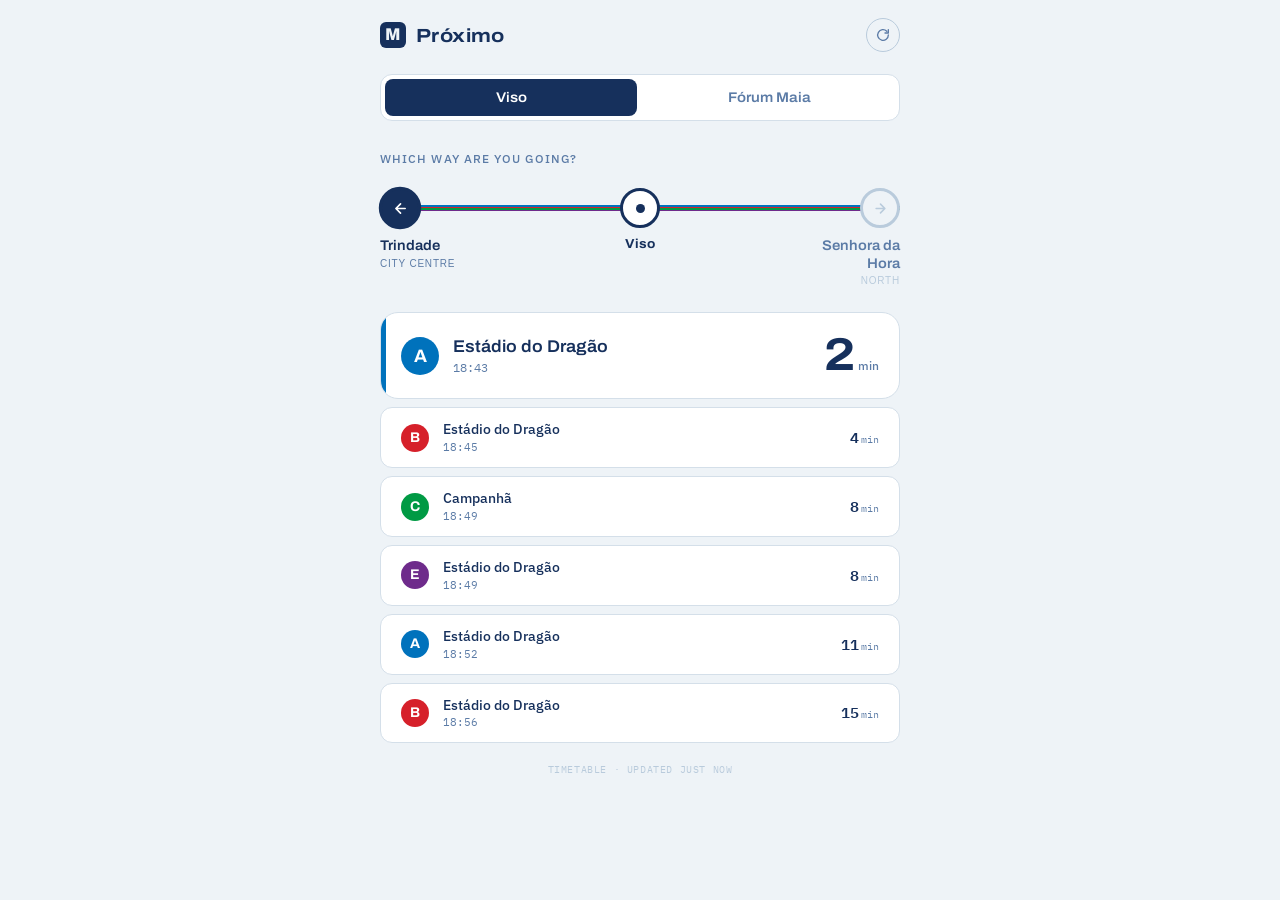
<file: porto-metro-preview.html>
<!DOCTYPE html>
<html lang="en">
<head>
<meta charset="utf-8">
<meta name="viewport" content="width=device-width, initial-scale=1, viewport-fit=cover">
<meta name="theme-color" content="#EEF3F7">
<title>Próximo — Porto Metro</title>
<link rel="preconnect" href="https://fonts.googleapis.com">
<link rel="preconnect" href="https://fonts.gstatic.com" crossorigin>
<link href="https://fonts.googleapis.com/css2?family=Archivo:wdth,wght@100..125,400..800&family=IBM+Plex+Mono:wght@400;500;600&family=IBM+Plex+Sans:wght@400;500;600&display=swap" rel="stylesheet">
<style>
/* ── Tokens ─────────────────────────────────────────────────────────
   Palette: Porto azulejo. Cool porcelain ground, cobalt ink, and the
   metro line colours as the only saturated things on the page.
   ------------------------------------------------------------------ */
:root {
  --porcelain:      #EEF3F7;
  --glaze:          #FFFFFF;
  --ink:            #16305C;
  --ink-soft:       #5B7BA6;
  --hairline:       #D4DFE9;
  --hairline-firm:  #B9CBDC;

  --r-sm: 6px;
  --r-md: 12px;
  --r-lg: 18px;

  --pad: 20px;

  --display: 'Archivo', system-ui, sans-serif;
  --body:    'IBM Plex Sans', system-ui, sans-serif;
  --data:    'IBM Plex Mono', ui-monospace, monospace;
}

* { box-sizing: border-box; }

html, body {
  margin: 0;
  background: var(--porcelain);
  color: var(--ink);
  font-family: var(--body);
  -webkit-text-size-adjust: 100%;
}

body {
  max-width: 560px;
  margin-inline: auto;
  padding: 0 var(--pad) calc(48px + env(safe-area-inset-bottom));
}

:focus-visible {
  outline: 2px solid var(--ink);
  outline-offset: 3px;
  border-radius: var(--r-sm);
}

/* ── Masthead ───────────────────────────────────────────────────── */
.masthead {
  display: flex;
  align-items: center;
  gap: 10px;
  padding: calc(18px + env(safe-area-inset-top)) 0 22px;
}

.masthead__mark {
  display: grid;
  place-items: center;
  width: 26px;
  height: 26px;
  border-radius: var(--r-sm);
  background: var(--ink);
  color: var(--porcelain);
  font-family: var(--display);
  font-weight: 800;
  font-size: 17px;
  line-height: 1;
  padding-bottom: 1px;
}

.masthead__title {
  margin: 0;
  font-family: var(--display);
  font-weight: 700;
  font-variation-settings: 'wdth' 115;
  font-size: 19px;
  letter-spacing: 0.02em;
}

.masthead__refresh {
  margin-left: auto;
  width: 34px;
  height: 34px;
  display: grid;
  place-items: center;
  border: 1px solid var(--hairline-firm);
  border-radius: 50%;
  background: transparent;
  color: var(--ink-soft);
  cursor: pointer;
}
.masthead__refresh svg {
  width: 16px;
  height: 16px;
  fill: none;
  stroke: currentColor;
  stroke-width: 2;
  stroke-linecap: round;
  stroke-linejoin: round;
}
.masthead__refresh[data-spinning='true'] svg { animation: spin 700ms linear infinite; }

@keyframes spin { to { transform: rotate(360deg); } }

/* ── Stop tabs ──────────────────────────────────────────────────── */
.stops {
  display: flex;
  gap: 6px;
  padding: 4px;
  background: var(--glaze);
  border: 1px solid var(--hairline);
  border-radius: var(--r-md);
}

.stops__tab {
  flex: 1;
  padding: 11px 8px;
  border: 0;
  border-radius: 8px;
  background: transparent;
  color: var(--ink-soft);
  font-family: var(--display);
  font-size: 14px;
  font-weight: 600;
  font-variation-settings: 'wdth' 108;
  cursor: pointer;
  transition: background 140ms, color 140ms;
}
.stops__tab[aria-selected='true'] {
  background: var(--ink);
  color: var(--glaze);
}

/* ── Signature: the direction picker as a line diagram ──────────── */
.picker { padding: 30px 0 26px; }

.picker__heading {
  margin: 0 0 22px;
  font-family: var(--body);
  font-size: 12px;
  font-weight: 500;
  letter-spacing: 0.09em;
  text-transform: uppercase;
  color: var(--ink-soft);
}

.picker__diagram {
  position: relative;
  display: grid;
  grid-template-columns: 1fr auto 1fr;
  align-items: start;
  column-gap: 10px;
}

/* the track: striped with every line colour that runs through this stop */
.track {
  grid-column: 1 / -1;
  grid-row: 1;
  height: 6px;
  margin-top: 17px;
  border-radius: 3px;
  overflow: hidden;
  display: flex;
  flex-direction: column;
}
.track__strand { flex: 1; }

/* the terminus buttons sit on top of the track */
.end {
  grid-row: 1;
  display: flex;
  flex-direction: column;
  gap: 9px;
  padding: 0;
  border: 0;
  background: transparent;
  cursor: pointer;
  z-index: 1;
}
.end--left  { grid-column: 1; align-items: flex-start; text-align: left; }
.end--right { grid-column: 3; align-items: flex-end;  text-align: right; }

.end__cap {
  width: 40px;
  height: 40px;
  border-radius: 50%;
  border: 3px solid var(--hairline-firm);
  background: var(--porcelain);
  display: grid;
  place-items: center;
  transition: border-color 160ms, background 160ms, transform 160ms;
}
.end__arrow {
  width: 15px;
  height: 15px;
  fill: none;
  stroke: var(--hairline-firm);
  stroke-width: 2.5;
  stroke-linecap: round;
  stroke-linejoin: round;
  transition: stroke 160ms;
}
.end--left .end__arrow { transform: rotate(180deg); }

.end__label {
  font-family: var(--display);
  font-size: 14px;
  font-weight: 600;
  font-variation-settings: 'wdth' 105;
  color: var(--ink-soft);
  transition: color 160ms;
  max-width: 11ch;
  line-height: 1.25;
}
.end__note {
  font-size: 10px;
  letter-spacing: 0.08em;
  text-transform: uppercase;
  color: var(--hairline-firm);
  margin-top: -6px;
}

.end[aria-pressed='true'] .end__cap {
  border-color: var(--ink);
  background: var(--ink);
  transform: scale(1.06);
}
.end[aria-pressed='true'] .end__arrow { stroke: var(--glaze); }
.end[aria-pressed='true'] .end__label { color: var(--ink); }
.end[aria-pressed='true'] .end__note  { color: var(--ink-soft); }

/* you are here */
.here {
  grid-row: 1;
  grid-column: 2;
  z-index: 1;
  display: flex;
  flex-direction: column;
  align-items: center;
  gap: 9px;
}
.here__dot {
  width: 40px;
  height: 40px;
  border-radius: 50%;
  border: 3px solid var(--ink);
  background: var(--glaze);
  display: grid;
  place-items: center;
}
.here__dot::after {
  content: '';
  width: 9px;
  height: 9px;
  border-radius: 50%;
  background: var(--ink);
}
.here__label {
  font-family: var(--display);
  font-size: 13px;
  font-weight: 700;
  font-variation-settings: 'wdth' 105;
  white-space: nowrap;
}

/* ── Board ──────────────────────────────────────────────────────── */
.board { display: flex; flex-direction: column; gap: 8px; }

.board__loading,
.board__empty {
  padding: 34px 0;
  text-align: center;
  color: var(--ink-soft);
  font-size: 14px;
}
.board__empty strong {
  display: block;
  font-family: var(--display);
  font-size: 16px;
  color: var(--ink);
  margin-bottom: 6px;
}

/* line badge */
.badge {
  display: grid;
  place-items: center;
  width: 28px;
  height: 28px;
  border-radius: 50%;
  background: var(--line, var(--ink));
  color: #fff;
  font-family: var(--display);
  font-weight: 700;
  font-size: 14px;
  line-height: 1;
  flex: none;
}
.badge--lg { width: 38px; height: 38px; font-size: 18px; }
.badge--onlight { color: #fff; }

/* next departure — the one you actually look at */
.next {
  position: relative;
  display: grid;
  grid-template-columns: auto 1fr auto;
  align-items: center;
  gap: 14px;
  padding: 22px 20px;
  background: var(--glaze);
  border: 1px solid var(--hairline);
  border-radius: var(--r-lg);
  overflow: hidden;
}
.next::before {
  content: '';
  position: absolute;
  inset: 0 auto 0 0;
  width: 5px;
  background: var(--line, var(--ink));
}

.next__headsign {
  font-family: var(--display);
  font-size: 17px;
  font-weight: 600;
  font-variation-settings: 'wdth' 105;
  line-height: 1.2;
}
.next__time {
  font-family: var(--data);
  font-size: 12px;
  color: var(--ink-soft);
  margin-top: 3px;
}

.next__count {
  display: flex;
  align-items: baseline;
  gap: 3px;
}
.next__min {
  font-family: var(--display);
  font-size: 46px;
  font-weight: 700;
  font-variation-settings: 'wdth' 112;
  line-height: 0.9;
  font-variant-numeric: tabular-nums;
}
.next__unit {
  font-family: var(--body);
  font-size: 12px;
  font-weight: 500;
  color: var(--ink-soft);
}
.next__due {
  font-family: var(--display);
  font-size: 22px;
  font-weight: 700;
  font-variation-settings: 'wdth' 112;
  color: var(--line, var(--ink));
}

/* the rest */
.row {
  display: grid;
  grid-template-columns: auto 1fr auto;
  align-items: center;
  gap: 14px;
  padding: 13px 20px;
  background: var(--glaze);
  border: 1px solid var(--hairline);
  border-radius: var(--r-md);
}
.row__headsign {
  font-size: 14px;
  font-weight: 500;
  line-height: 1.2;
}
.row__time {
  font-family: var(--data);
  font-size: 11px;
  color: var(--ink-soft);
  margin-top: 2px;
}
.row__count {
  font-family: var(--data);
  font-size: 15px;
  font-weight: 600;
  font-variant-numeric: tabular-nums;
}
.row__count span {
  font-size: 10px;
  font-weight: 400;
  color: var(--ink-soft);
  margin-left: 2px;
}

/* ── Stamp ──────────────────────────────────────────────────────── */
.stamp {
  margin: 20px 0 0;
  text-align: center;
  font-family: var(--data);
  font-size: 10px;
  letter-spacing: 0.06em;
  color: var(--hairline-firm);
  text-transform: uppercase;
}

body[data-loading='true'] .board { opacity: 0.45; }
.board { transition: opacity 160ms; }

@media (prefers-reduced-motion: reduce) {
  * { animation-duration: 0.01ms !important; transition-duration: 0.01ms !important; }
}

</style>
</head>
<body>

<header class="masthead">
  <span class="masthead__mark" aria-hidden="true">M</span>
  <h1 class="masthead__title">Próximo</h1>
  <button class="masthead__refresh" id="refresh" type="button" aria-label="Refresh now">
    <svg viewBox="0 0 24 24" aria-hidden="true"><path d="M20 12a8 8 0 1 1-2.34-5.66M20 4v5h-5"/></svg>
  </button>
</header>

<main>
  <nav class="stops" id="stops" aria-label="Choose stop"></nav>

  <section class="picker" aria-labelledby="picker-heading">
    <h2 class="picker__heading" id="picker-heading">Which way are you going?</h2>
    <div class="picker__diagram" id="diagram"></div>
  </section>

  <section class="board" id="board" aria-live="polite" aria-busy="true">
    <div class="board__loading">Loading times…</div>
  </section>

  <p class="stamp" id="stamp"></p>
</main>

<script type="module">
/*
 * data.js — stop configuration + MOCK departure generator.
 *
 * This is the seam. When the GTFS backend exists, `getDepartures()` becomes a
 * fetch() to /api/departures and everything else stays exactly as it is.
 *
 * ⚠ The line/terminus/headway values below are my best guess and are NOT
 *   authoritative. The GTFS import will overwrite all of it.
 */

const LINE_COLORS = {
  A: '#0072BC', // azul
  B: '#D6202A', // vermelha
  C: '#009A44', // verde
  D: '#F5C400', // amarela
  E: '#6E2B8B', // violeta
  F: '#F58220', // laranja
};

const STOPS = {
  viso: {
    id: 'viso',
    name: 'Viso',
    // Viso sits on the shared trunk between Casa da Música and Senhora da Hora.
    // Four lines run through it. (F terminates at Sra. da Hora, so it is not here.)
    lines: ['A', 'B', 'C', 'E'],
    directions: [
      {
        id: 'trindade',
        label: 'Trindade',
        note: 'city centre',
        headsigns: {
          A: 'Estádio do Dragão',
          B: 'Estádio do Dragão',
          C: 'Campanhã',
          E: 'Estádio do Dragão',
        },
      },
      {
        id: 'senhora_da_hora',
        label: 'Senhora da Hora',
        note: 'north',
        headsigns: {
          A: 'Senhor de Matosinhos',
          B: 'Póvoa de Varzim',
          C: 'Trofa',
          E: 'Aeroporto',
        },
      },
    ],
    headways: { A: 9, B: 11, C: 13, E: 21 },
  },

  forum_maia: {
    id: 'forum_maia',
    name: 'Fórum Maia',
    lines: ['C'],
    directions: [
      {
        id: 'campanha',
        label: 'Campanhã',
        note: 'city centre',
        headsigns: { C: 'Campanhã' },
      },
      {
        id: 'trofa',
        label: 'Trofa',
        note: 'north',
        headsigns: { C: 'Trofa' },
      },
    ],
    headways: { C: 13 },
  },
};

const SERVICE_START_MIN = 6 * 60; // 06:00
const SERVICE_END_MIN = 25 * 60; // 01:00 next day

/* Stable pseudo-random offset so a line's departures don't jump between polls. */
function seedOffset(key, headway) {
  let h = 0;
  for (let i = 0; i < key.length; i++) h = (h * 31 + key.charCodeAt(i)) % 100000;
  return h % headway;
}

/**
 * Returns the same shape the real backend will return.
 * @returns {Promise<{stop_id, stop_name, direction_id, generated_at, realtime, departures: Array}>}
 */
async function getDepartures(stopId, directionId) {
  const stop = STOPS[stopId];
  const direction = stop.directions.find((d) => d.id === directionId);

  const now = new Date();
  const nowMin = now.getHours() * 60 + now.getMinutes() + now.getSeconds() / 60;
  const clock = now.getHours() < 2 ? nowMin + 24 * 60 : nowMin;

  const departures = [];

  if (clock >= SERVICE_START_MIN && clock <= SERVICE_END_MIN) {
    for (const line of stop.lines) {
      const headway = stop.headways[line];
      const offset = seedOffset(line + directionId, headway);
      let t = SERVICE_START_MIN + offset;
      while (t < clock) t += headway;
      for (let i = 0; i < 4 && t <= SERVICE_END_MIN && t - clock <= 60; i++) {
        departures.push({
          line,
          headsign: direction.headsigns[line],
          departure_time: minutesToClock(t),
          seconds_until: Math.round((t - clock) * 60),
          realtime: false,
        });
        t += headway;
      }
    }
  }

  departures.sort((a, b) => a.seconds_until - b.seconds_until);

  // Pretend the network exists.
  await new Promise((r) => setTimeout(r, 180));

  return {
    stop_id: stop.id,
    stop_name: stop.name,
    direction_id: direction.id,
    generated_at: now.toISOString(),
    realtime: false,
    departures: departures.slice(0, 8),
  };
}

function minutesToClock(total) {
  const m = Math.floor(total) % (24 * 60);
  return `${String(Math.floor(m / 60)).padStart(2, '0')}:${String(m % 60).padStart(2, '0')}`;
}




const fetchDepartures = getDepartures;

const REFETCH_MS = 60_000;
const TICK_MS = 5_000;

const el = {
  stops: document.getElementById('stops'),
  diagram: document.getElementById('diagram'),
  board: document.getElementById('board'),
  stamp: document.getElementById('stamp'),
  refresh: document.getElementById('refresh'),
};

const state = {
  stopId: null,
  directionId: null,
  payload: null,
  fetchedAt: null,
};

/* Remembering the last stop is the whole point of a phone bookmark.
   Guarded because storage can be unavailable (private mode, sandboxed frames). */
const remember = {
  read() {
    try { return JSON.parse(localStorage.getItem('proximo') || 'null'); }
    catch { return null; }
  },
  write(v) {
    try { localStorage.setItem('proximo', JSON.stringify(v)); }
    catch { /* fine */ }
  },
};

/* ── Selection ──────────────────────────────────────────────────── */

function selectStop(stopId, directionId) {
  const stop = STOPS[stopId];
  state.stopId = stopId;
  state.directionId = stop.directions.some((d) => d.id === directionId)
    ? directionId
    : stop.directions[0].id;

  remember.write({ stopId: state.stopId, directionId: state.directionId });
  renderStops();
  renderDiagram();
  load();
}

function selectDirection(directionId) {
  state.directionId = directionId;
  remember.write({ stopId: state.stopId, directionId });
  renderDiagram();
  load();
}

/* ── Render: stop tabs ──────────────────────────────────────────── */

function renderStops() {
  el.stops.replaceChildren(
    ...Object.values(STOPS).map((stop) => {
      const b = document.createElement('button');
      b.type = 'button';
      b.className = 'stops__tab';
      b.textContent = stop.name;
      b.setAttribute('role', 'tab');
      b.setAttribute('aria-selected', String(stop.id === state.stopId));
      b.addEventListener('click', () => selectStop(stop.id, state.directionId));
      return b;
    })
  );
  el.stops.setAttribute('role', 'tablist');
}

/* ── Render: the line diagram ───────────────────────────────────── */

function renderDiagram() {
  const stop = STOPS[state.stopId];
  const [left, right] = stop.directions;

  const track = document.createElement('div');
  track.className = 'track';
  // One strand per line running through this stop — a shared trunk looks shared.
  for (const line of stop.lines) {
    const s = document.createElement('div');
    s.className = 'track__strand';
    s.style.background = LINE_COLORS[line];
    track.append(s);
  }

  const here = document.createElement('div');
  here.className = 'here';
  here.innerHTML = `<div class="here__dot"></div><div class="here__label">${stop.name}</div>`;

  el.diagram.replaceChildren(track, end(left, 'left'), here, end(right, 'right'));
}

function end(direction, side) {
  const b = document.createElement('button');
  b.type = 'button';
  b.className = `end end--${side}`;
  b.setAttribute('aria-pressed', String(direction.id === state.directionId));
  b.setAttribute('aria-label', `Show metros towards ${direction.label}`);
  b.innerHTML = `
    <span class="end__cap">
      <svg class="end__arrow" viewBox="0 0 24 24" aria-hidden="true">
        <path d="M5 12h13M12 5l7 7-7 7"/>
      </svg>
    </span>
    <span class="end__label">${direction.label}</span>
    <span class="end__note">${direction.note}</span>`;
  b.addEventListener('click', () => selectDirection(direction.id));
  return b;
}

/* ── Render: the board ──────────────────────────────────────────── */

function renderBoard() {
  const { payload } = state;
  if (!payload) return;

  const live = payload.departures
    .map((d) => ({ ...d, seconds_left: secondsLeft(d) }))
    .filter((d) => d.seconds_left > -30);

  if (!live.length) {
    el.board.innerHTML =
      `<div class="board__empty"><strong>No metros right now</strong>Service runs about 06:00–01:00.</div>`;
    return;
  }

  const [first, ...rest] = live;
  el.board.replaceChildren(nextCard(first), ...rest.slice(0, 5).map(row));
}

function nextCard(d) {
  const div = document.createElement('article');
  div.className = 'next';
  div.style.setProperty('--line', LINE_COLORS[d.line]);
  const mins = Math.floor(d.seconds_left / 60);
  div.innerHTML = `
    <span class="badge badge--lg">${d.line}</span>
    <div>
      <div class="next__headsign">${d.headsign}</div>
      <div class="next__time">${d.departure_time}</div>
    </div>
    ${
      mins < 1
        ? `<div class="next__due">Due</div>`
        : `<div class="next__count"><span class="next__min">${mins}</span><span class="next__unit">min</span></div>`
    }`;
  return div;
}

function row(d) {
  const div = document.createElement('article');
  div.className = 'row';
  const mins = Math.max(0, Math.floor(d.seconds_left / 60));
  div.innerHTML = `
    <span class="badge" style="--line:${LINE_COLORS[d.line]}">${d.line}</span>
    <div>
      <div class="row__headsign">${d.headsign}</div>
      <div class="row__time">${d.departure_time}</div>
    </div>
    <div class="row__count">${mins}<span>min</span></div>`;
  return div;
}

function secondsLeft(d) {
  const elapsed = (Date.now() - state.fetchedAt) / 1000;
  return d.seconds_until - elapsed;
}

/* ── Load ───────────────────────────────────────────────────────── */

let inflight = 0;

async function load() {
  const token = ++inflight;
  document.body.dataset.loading = 'true';
  el.board.setAttribute('aria-busy', 'true');
  el.refresh.dataset.spinning = 'true';

  try {
    const payload = await fetchDepartures(state.stopId, state.directionId);
    if (token !== inflight) return; // a newer request won
    state.payload = payload;
    state.fetchedAt = Date.now();
    renderBoard();
    stamp();
  } catch (err) {
    console.error(err);
    el.board.innerHTML =
      `<div class="board__empty"><strong>Couldn't load times</strong>Check the connection and try refresh.</div>`;
  } finally {
    if (token === inflight) {
      document.body.dataset.loading = 'false';
      el.board.setAttribute('aria-busy', 'false');
      el.refresh.dataset.spinning = 'false';
    }
  }
}

function stamp() {
  if (!state.fetchedAt) return;
  const age = Math.round((Date.now() - state.fetchedAt) / 1000);
  const when = age < 10 ? 'just now' : `${age}s ago`;
  el.stamp.textContent = `Timetable · updated ${when}`;
}

/* ── Boot ───────────────────────────────────────────────────────── */

el.refresh.addEventListener('click', load);

setInterval(() => {
  renderBoard();
  stamp();
}, TICK_MS);

setInterval(load, REFETCH_MS);

document.addEventListener('visibilitychange', () => {
  if (!document.hidden) load();
});

const saved = remember.read();
selectStop(
  saved && STOPS[saved.stopId] ? saved.stopId : 'viso',
  saved?.directionId
);

</script>
</body>
</html>
</file>
